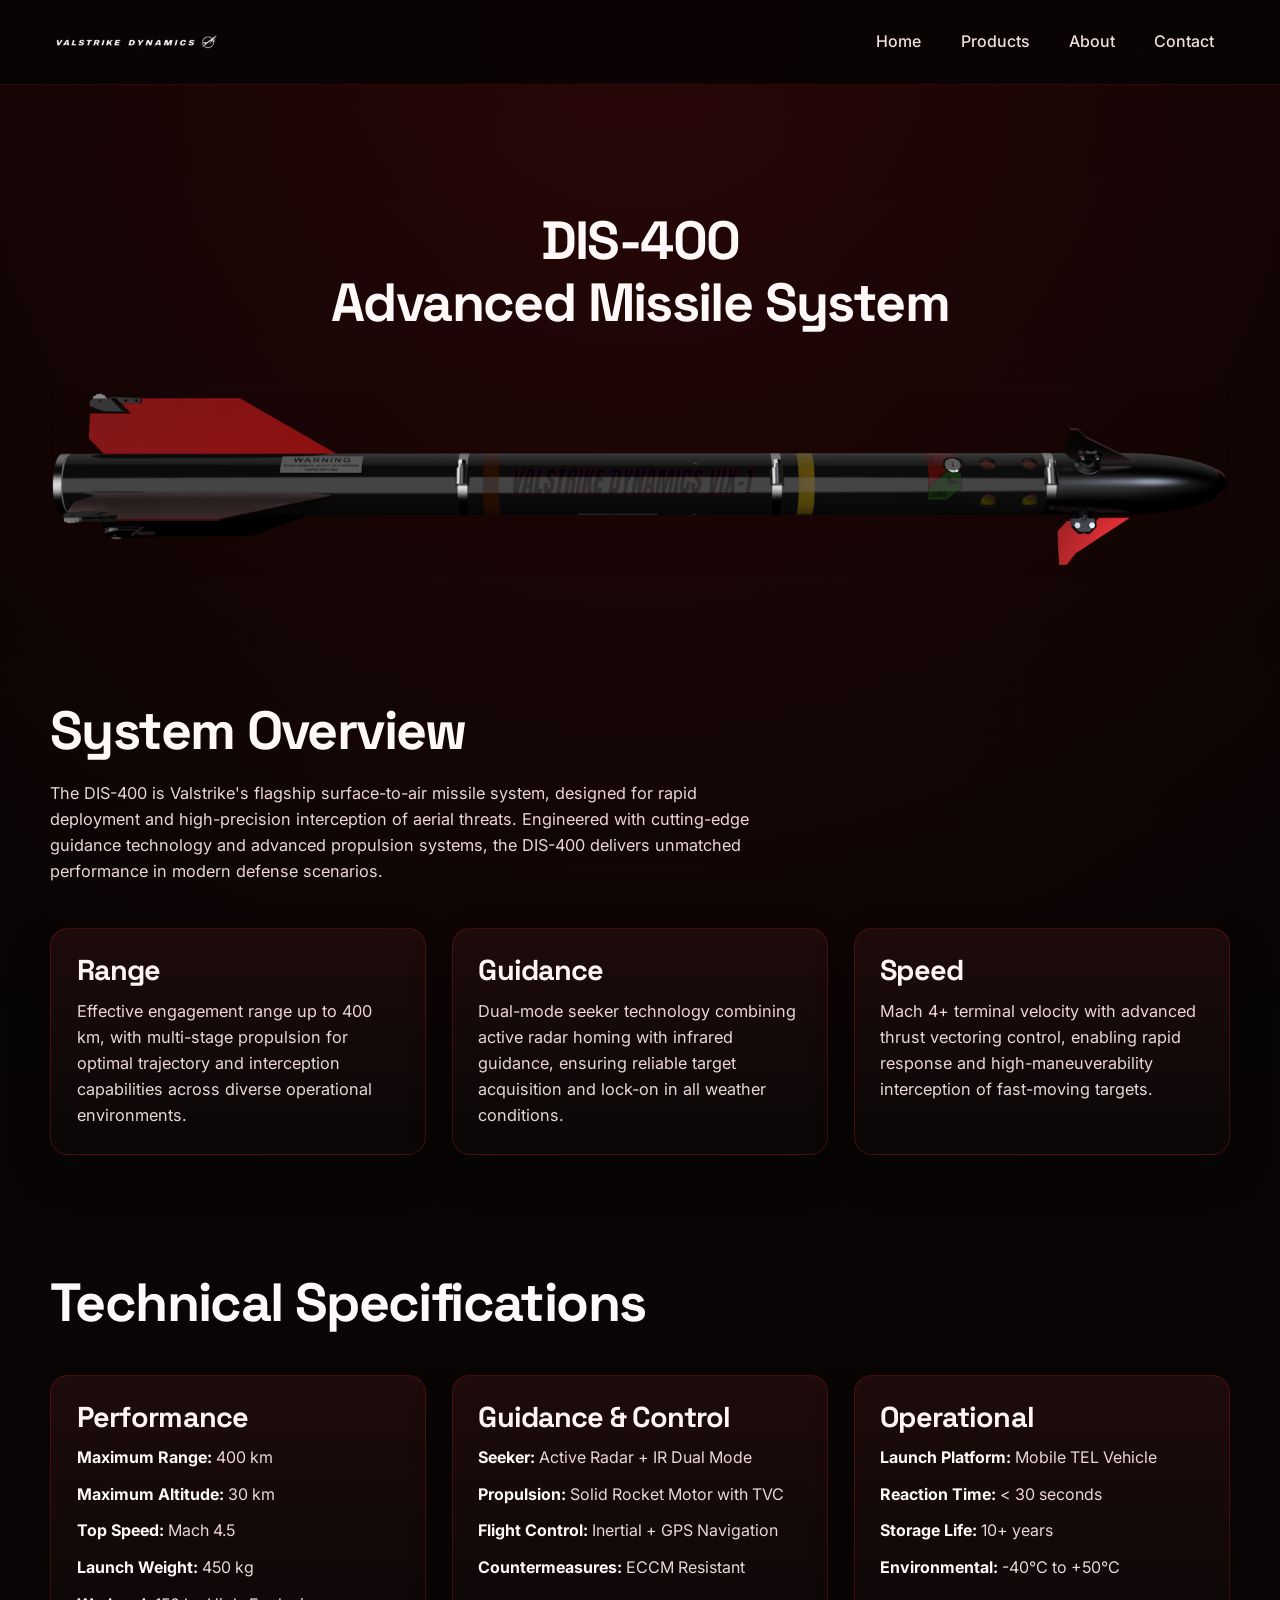
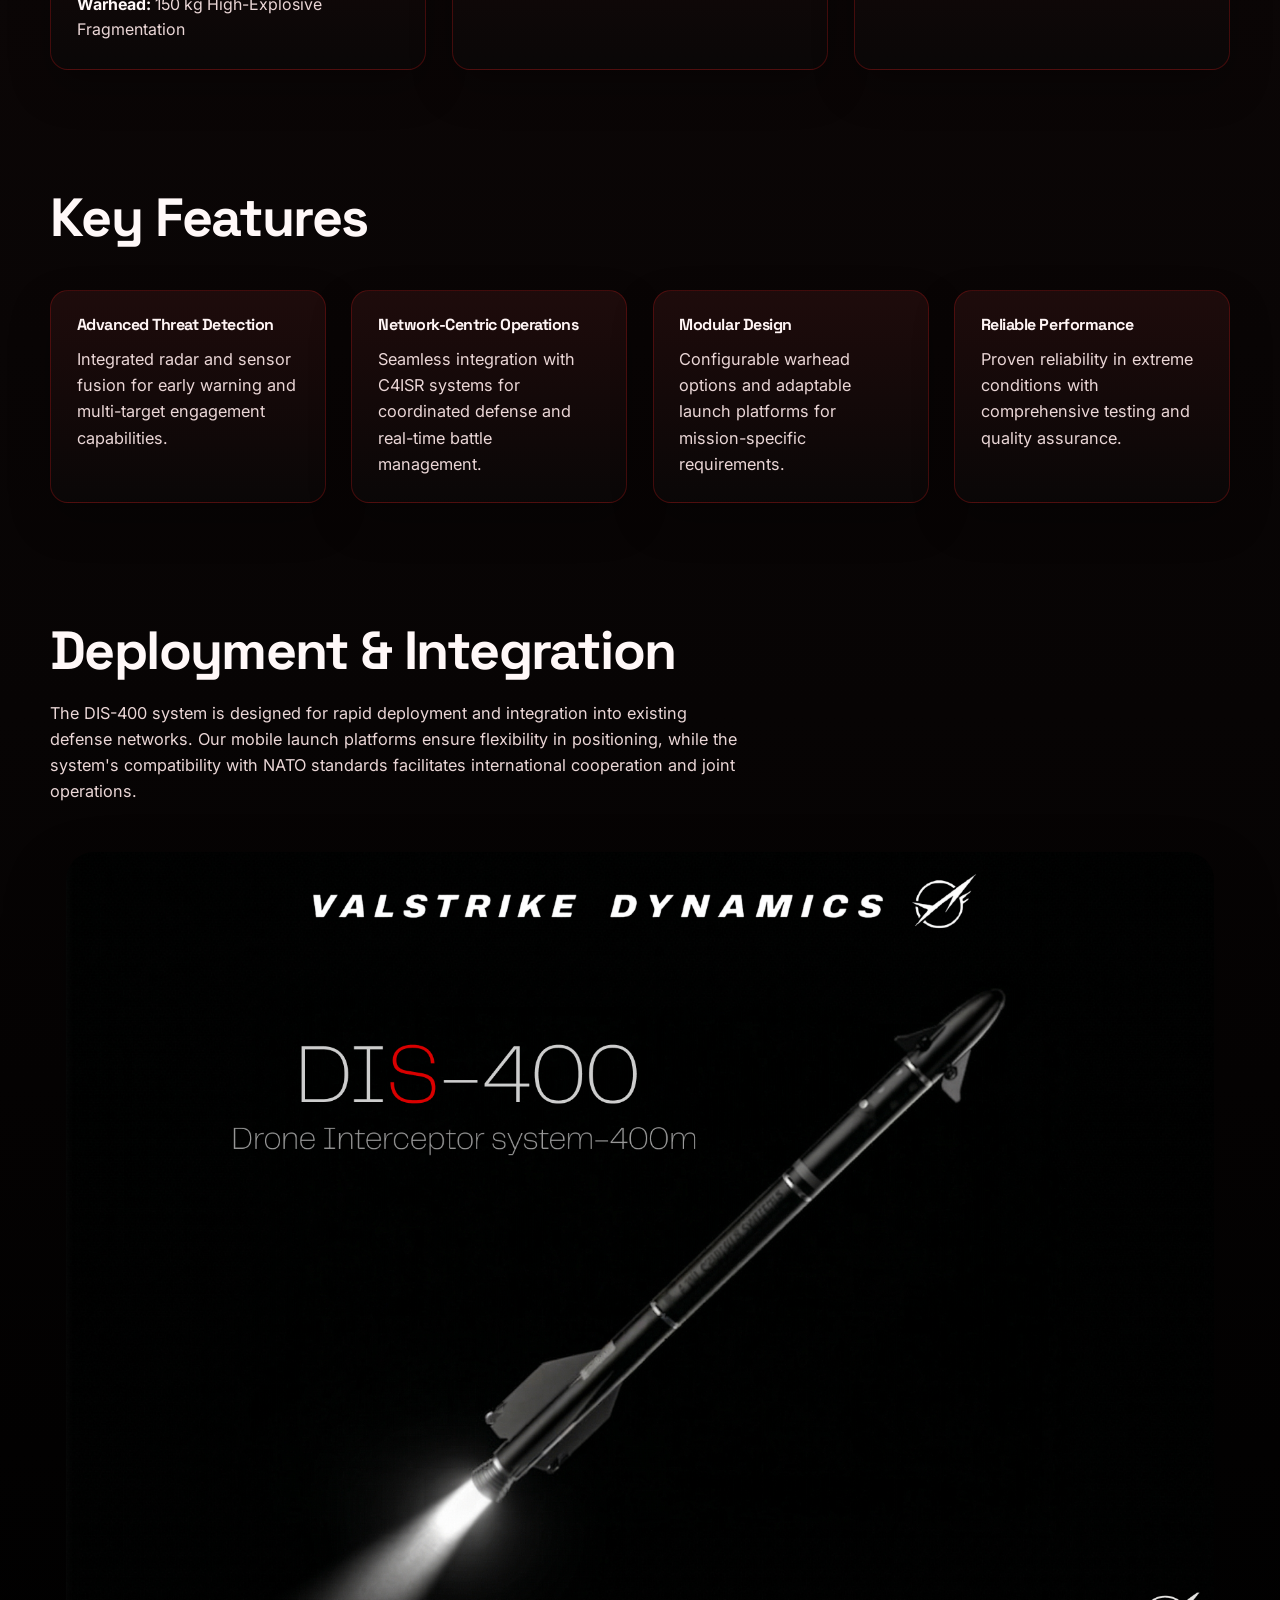
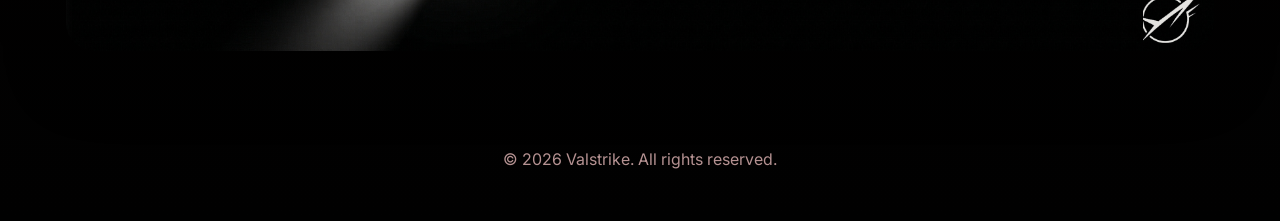
<file: prod.html>
<!DOCTYPE html>
<html lang="en">
<head>
  <meta charset="UTF-8">
  <meta name="viewport" content="width=device-width, initial-scale=1.0">
  <title>DIS-400 Missile System - Valstrike</title>
  <link rel="stylesheet" href="style.css">
</head>

<body class="product-page">
    <header class="navbar">
        <div class="navbar__container">
           <a href="index.html" class="navbar__brand">
                <img src="valstrike_no_background.png" alt="Valstrike Logo" class="navbar__logo">
</a>
            <nav class="navbar__nav" id="main-nav">
                <ul class="nav-list">
                    <li><a href="index.html#home" class="nav-link">
                        Home
                        <svg class="animated-border-svg" viewBox="0 0 100 40" preserveAspectRatio="none"><rect width="100%" height="100%" rx="8" /></svg>
                    </a></li>
                    <li><a href="prod.html" class="nav-link">
                        Products
                        <svg class="animated-border-svg" viewBox="0 0 100 40" preserveAspectRatio="none"><rect width="100%" height="100%" rx="8" /></svg>
                    </a></li>
                    <li><a href="index.html#about" class="nav-link">
                        About
                        <svg class="animated-border-svg" viewBox="0 0 100 40" preserveAspectRatio="none"><rect width="100%" height="100%" rx="8" /></svg>
                    </a></li>
                    <li><a href="index.html#contact" class="nav-link">
                        Contact
                        <svg class="animated-border-svg" viewBox="0 0 100 40" preserveAspectRatio="none"><rect width="100%" height="100%" rx="8" /></svg>
                    </a></li>
                </ul>
            </nav>
            <button class="navbar__mobile-toggle" id="mobile-toggle" aria-label="Open Menu">
                <svg width="24" height="24" viewBox="0 0 24 24"><path fill="currentColor" d="M3,6H21V8H3V6M3,11H21V13H3V11M3,16H21V18H3V16Z" /></svg>
            </button>
        </div>
    </header>

    <div class="mobile-menu-pane" id="mobile-menu-pane"></div>

<section id="hero">
<h2 class="hero-text">
  <span>DIS-400</span>
  <span>Advanced Missile System</span>
</h2>

</section>

<div class="image-section image-section--plain fade">
  <img src="img/valstrike.36.png" alt="DIS-400 missile system" style="max-width: 1200px; width: 100%; height: auto; margin: 0 auto; display: block;">
</div>

<section id="overview">
  <h2 class="fade">System Overview</h2>

  <p class="fade">
    The DIS-400 is Valstrike's flagship surface-to-air missile system, designed for rapid deployment and high-precision interception of aerial threats. Engineered with cutting-edge guidance technology and advanced propulsion systems, the DIS-400 delivers unmatched performance in modern defense scenarios.
  </p>

  <div class="grid">
    <div class="card fade">
      <h3>Range</h3>
      <p>
        Effective engagement range up to 400 km, with multi-stage propulsion for optimal trajectory and interception capabilities across diverse operational environments.
      </p>
    </div>

    <div class="card fade">
      <h3>Guidance</h3>
      <p>
        Dual-mode seeker technology combining active radar homing with infrared guidance, ensuring reliable target acquisition and lock-on in all weather conditions.
      </p>
    </div>

    <div class="card fade">
      <h3>Speed</h3>
      <p>
        Mach 4+ terminal velocity with advanced thrust vectoring control, enabling rapid response and high-maneuverability interception of fast-moving targets.
      </p>
    </div>
  </div>

</section>

<section id="specifications">
  <h2 class="fade">Technical Specifications</h2>

  <div class="specs-container fade">
    <div class="spec-group">
      <h3>Performance</h3>
      <ul>
        <li><strong>Maximum Range:</strong> 400 km</li>
        <li><strong>Maximum Altitude:</strong> 30 km</li>
        <li><strong>Top Speed:</strong> Mach 4.5</li>
        <li><strong>Launch Weight:</strong> 450 kg</li>
        <li><strong>Warhead:</strong> 150 kg High-Explosive Fragmentation</li>
      </ul>
    </div>

    <div class="spec-group">
      <h3>Guidance & Control</h3>
      <ul>
        <li><strong>Seeker:</strong> Active Radar + IR Dual Mode</li>
        <li><strong>Propulsion:</strong> Solid Rocket Motor with TVC</li>
        <li><strong>Flight Control:</strong> Inertial + GPS Navigation</li>
        <li><strong>Countermeasures:</strong> ECCM Resistant</li>
      </ul>
    </div>

    <div class="spec-group">
      <h3>Operational</h3>
      <ul>
        <li><strong>Launch Platform:</strong> Mobile TEL Vehicle</li>
        <li><strong>Reaction Time:</strong> &lt; 30 seconds</li>
        <li><strong>Storage Life:</strong> 10+ years</li>
        <li><strong>Environmental:</strong> -40°C to +50°C</li>
      </ul>
    </div>
  </div>

</section>

<section id="features">
  <h2 class="fade">Key Features</h2>

  <div class="features-grid fade">
    <div class="feature-item">
      <h4>Advanced Threat Detection</h4>
      <p>Integrated radar and sensor fusion for early warning and multi-target engagement capabilities.</p>
    </div>

    <div class="feature-item">
      <h4>Network-Centric Operations</h4>
      <p>Seamless integration with C4ISR systems for coordinated defense and real-time battle management.</p>
    </div>

    <div class="feature-item">
      <h4>Modular Design</h4>
      <p>Configurable warhead options and adaptable launch platforms for mission-specific requirements.</p>
    </div>

    <div class="feature-item">
      <h4>Reliable Performance</h4>
      <p>Proven reliability in extreme conditions with comprehensive testing and quality assurance.</p>
    </div>
  </div>

</section>

<section id="deployment">
  <h2 class="fade">Deployment & Integration</h2>

  <p class="fade">
    The DIS-400 system is designed for rapid deployment and integration into existing defense networks. Our mobile launch platforms ensure flexibility in positioning, while the system's compatibility with NATO standards facilitates international cooperation and joint operations.
  </p>

  <div class="image-section fade">
  <img src="img/BG2.png" alt="DIS-400 Deployment" style="max-width: 100%; height: auto;">
</div>

</section>

<footer>
  &copy; 2026 Valstrike. All rights reserved.
</footer>

<script src="script.js"></script>

<script>
// Smooth scrolling for anchor links
document.querySelectorAll('a[href^="#"]').forEach(anchor => {
    anchor.addEventListener('click', function (e) {
        e.preventDefault();
        const target = document.querySelector(this.getAttribute('href'));
        if (target) {
            target.scrollIntoView({
                behavior: 'smooth',
                block: 'start'
            });
        }
    });
});
</script>

</body>
</html>
</file>
<file: style.css>
@import url('https://fonts.googleapis.com/css2?family=Space+Grotesk:wght@500;700&family=Inter:wght@400;500;600&display=swap');

:root {
  --bg: #070707;
  --bg-soft: #151515;
  --surface: rgba(24, 10, 10, 0.9);
  --surface-strong: rgba(34, 11, 11, 0.96);
  --border: rgba(185, 24, 24, 0.32);
  --border-strong: rgba(228, 49, 49, 0.52);
  --text: #fff8f8;
  --text-soft: #ead6d6;
  --text-muted: #b59292;
  --accent: #c81919;
  --accent-strong: #ff5c5c;
  --shadow-lg: 0 28px 60px rgba(0, 0, 0, 0.36);
  --shadow-md: 0 18px 40px rgba(0, 0, 0, 0.28);
  --radius-lg: 28px;
  --radius-md: 18px;
  --navbar-height: 84px;
  --container: min(1180px, calc(100% - 2rem));
}

* {
  box-sizing: border-box;
  margin: 0;
  padding: 0;
}

html {
  scroll-behavior: smooth;
}

body {
  min-height: 100vh;
  background:
    radial-gradient(circle at top, rgba(200, 25, 25, 0.2), transparent 34%),
    linear-gradient(180deg, #020202 0%, #0b0606 46%, #010101 100%);
  color: var(--text);
  font-family: "Inter", sans-serif;
  line-height: 1.6;
}

img,
video {
  display: block;
  max-width: 100%;
}

a {
  color: inherit;
  text-decoration: none;
}

ul {
  list-style: none;
}

h1,
h2,
h3,
h4 {
  font-family: "Space Grotesk", sans-serif;
  line-height: 1.05;
  letter-spacing: -0.03em;
}

h1 {
  font-size: clamp(3rem, 7vw, 5.8rem);
}

h2 {
  font-size: clamp(2.2rem, 4.2vw, 3.8rem);
}

h3 {
  font-size: clamp(1.35rem, 2.4vw, 1.8rem);
}

p {
  color: var(--text-soft);
  font-size: 1.02rem;
}

:focus-visible {
  outline: 2px solid var(--accent);
  outline-offset: 4px;
}

.navbar {
  position: sticky;
  top: 0;
  z-index: 1000;
  backdrop-filter: blur(16px);
  background: rgba(7, 4, 4, 0.84);
  border-bottom: 1px solid rgba(200, 25, 25, 0.2);
}

.navbar__container {
  width: var(--container);
  min-height: var(--navbar-height);
  margin: 0 auto;
  display: flex;
  align-items: center;
  justify-content: space-between;
  gap: 1rem;
}

.navbar__brand {
  display: inline-flex;
  align-items: center;
}

.navbar__logo {
  width: 172px;
  height: auto;
}

.navbar__nav {
  display: none;
}

.nav-list {
  display: flex;
  align-items: center;
  gap: 0.45rem;
}

.nav-link {
  padding: 0.9rem 1rem;
  border-radius: 999px;
  color: #f0dede;
  font-weight: 500;
  transition: color 0.2s ease, background-color 0.2s ease, transform 0.2s ease;
}

.nav-link:hover,
.nav-link:focus-visible {
  color: #ffffff;
  background: rgba(200, 25, 25, 0.16);
  transform: translateY(-1px);
}

.animated-border-svg {
  display: none;
}

.navbar__mobile-toggle {
  display: inline-flex;
  align-items: center;
  justify-content: center;
  width: 48px;
  height: 48px;
  border: 1px solid var(--border);
  border-radius: 14px;
  background: rgba(200, 25, 25, 0.12);
  color: var(--text);
  cursor: pointer;
}

.mobile-menu-pane {
  position: fixed;
  top: var(--navbar-height);
  right: 1rem;
  left: 1rem;
  padding: 1rem;
  background: rgba(10, 6, 6, 0.98);
  border: 1px solid var(--border);
  border-radius: 22px;
  box-shadow: var(--shadow-md);
  transform: translateY(-10px);
  opacity: 0;
  pointer-events: none;
  transition: opacity 0.2s ease, transform 0.2s ease;
}

.mobile-menu-pane.is-open {
  transform: translateY(0);
  opacity: 1;
  pointer-events: auto;
}

.mobile-menu-pane .nav-list {
  flex-direction: column;
  align-items: stretch;
}

.mobile-menu-pane .nav-link {
  display: block;
}

main {
  padding-bottom: 3rem;
}

section {
  width: var(--container);
  margin: 0 auto;
}

.hero {
  position: relative;
  min-height: min(900px, calc(100vh - 2rem));
  display: grid;
  align-items: center;
  overflow: hidden;
  isolation: isolate;
  padding: clamp(7rem, 12vw, 10rem) 0 5rem;
  width: min(1320px, calc(100% - 1rem));
}

.hero__video,
.hero__overlay {
  position: absolute;
  inset: 0;
  width: 100%;
  height: 100%;
  border-radius: 32px;
}

.hero__video {
  object-fit: cover;
  filter: saturate(0.75) brightness(0.48) sepia(0.22) hue-rotate(-18deg) contrast(1.04);
}

.hero__overlay {
  background:
    linear-gradient(90deg, rgba(6, 3, 3, 0.78) 0%, rgba(9, 4, 4, 0.44) 55%, rgba(6, 3, 3, 0.84) 100%),
    radial-gradient(circle at 20% 20%, rgba(200, 25, 25, 0.14), transparent 24%);
}

.hero__content {
  position: relative;
  z-index: 1;
  max-width: 760px;
  padding: clamp(2rem, 4vw, 3rem);
}

.eyebrow {
  margin-bottom: 1rem;
  color: var(--accent-strong);
  text-transform: uppercase;
  letter-spacing: 0.16em;
  font-size: 0.82rem;
  font-weight: 600;
}

.hero__headline {
  max-width: 12ch;
  margin-bottom: 1.25rem;
  color: #fff7f7;
  text-shadow: 0 10px 28px rgba(0, 0, 0, 0.45);
}

.hero__copy {
  max-width: 62ch;
  font-size: clamp(1.04rem, 1.8vw, 1.2rem);
}

.hero-text span {
  display: block;
}

.hero__actions {
  display: flex;
  flex-wrap: wrap;
  gap: 1rem;
  margin-top: 2rem;
}

.hero__meta {
  display: flex;
  flex-wrap: wrap;
  gap: 0.85rem;
  margin-top: 2.25rem;
}

.hero__meta span {
  padding: 0.7rem 1rem;
  border: 1px solid var(--border);
  border-radius: 999px;
  background: rgba(22, 8, 8, 0.56);
  color: #fff3f3;
  font-size: 0.92rem;
}

.btn {
  display: inline-flex;
  align-items: center;
  justify-content: center;
  min-height: 50px;
  padding: 0.9rem 1.35rem;
  border-radius: 999px;
  border: 1px solid transparent;
  font-weight: 600;
  transition: transform 0.2s ease, box-shadow 0.2s ease, background-color 0.2s ease, border-color 0.2s ease;
}

.btn:hover,
.btn:focus-visible {
  transform: translateY(-2px);
  box-shadow: 0 16px 34px rgba(200, 25, 25, 0.28);
}

.btn--primary {
  background: linear-gradient(135deg, #e12b2b 0%, #8f0f0f 100%);
  color: #fff3f3;
}

.btn--secondary {
  background: rgba(200, 25, 25, 0.1);
  border-color: var(--border-strong);
  color: #fff3f3;
}

.btn--full {
  width: 100%;
}

.section-shell {
  padding: 4rem 0 0;
}

.section-shell + .section-shell {
  margin-top: 5.5rem;
}

.section-shell--tight {
  padding-bottom: 2rem;
}

.section-heading {
  max-width: 760px;
  margin-bottom: 2.5rem;
}

.section-heading h2 {
  margin-bottom: 1rem;
}

.feature-grid,
.grid,
.features-grid {
  display: grid;
  grid-template-columns: repeat(auto-fit, minmax(230px, 1fr));
  gap: 1.25rem;
}

.card,
.feature-item,
.spec-group,
.surface-card {
  background: linear-gradient(180deg, rgba(32, 12, 12, 0.94), rgba(10, 7, 7, 0.97));
  border: 1px solid var(--border);
  border-radius: var(--radius-md);
  box-shadow: var(--shadow-md);
}

.card,
.feature-item,
.spec-group {
  padding: 1.6rem;
}

.card h3,
.feature-item h4,
.spec-group h3 {
  margin-bottom: 0.8rem;
  color: #fff5f5;
}

.card p,
.feature-item p,
.spec-group li {
  color: var(--text-soft);
}

.card:hover,
.feature-item:hover,
.spec-group:hover,
.surface-card:hover {
  border-color: var(--border-strong);
}

.image-section {
  margin: 2.5rem 0;
  border-radius: var(--radius-lg);
  overflow: hidden;
  box-shadow: var(--shadow-lg);
}

.image-section img {
  width: 100%;
  height: auto;
}

.mission {
  max-width: 860px;
  margin: 0 auto;
  padding: clamp(1.75rem, 3vw, 2.5rem);
  background: linear-gradient(180deg, rgba(30, 10, 10, 0.96), rgba(10, 6, 6, 0.96));
  border: 1px solid var(--border);
  border-radius: var(--radius-lg);
  box-shadow: var(--shadow-lg);
}

.mission h2 {
  margin-bottom: 1rem;
}

.mission p + p {
  margin-top: 1rem;
}

.contact-sub {
  max-width: 55ch;
}

.contact-container {
  display: grid;
  grid-template-columns: repeat(2, minmax(0, 1fr));
  gap: 1.5rem;
}

.contact-info,
form.surface-card,
form {
  padding: 1.6rem;
}

.contact-info {
  display: grid;
  gap: 0.7rem;
}

.contact-info strong {
  color: var(--text);
}

.contact-image {
  margin-top: 1rem;
  width: 100%;
  height: auto;
  border-radius: 16px;
  object-fit: cover;
}

form {
  display: grid;
  gap: 0.9rem;
}

input,
textarea,
button {
  font: inherit;
}

input,
textarea {
  width: 100%;
  padding: 0.95rem 1rem;
  border: 1px solid var(--border);
  border-radius: 14px;
  background: rgba(8, 5, 5, 0.94);
  color: #fff7f7;
}

input::placeholder,
textarea::placeholder {
  color: var(--text-muted);
}

input:focus,
textarea:focus {
  border-color: var(--accent);
  box-shadow: 0 0 0 4px rgba(200, 25, 25, 0.18);
  outline: none;
}

button {
  cursor: pointer;
}

footer {
  padding: 2rem 1rem 3rem;
  text-align: center;
  color: var(--text-muted);
}

.fade {
  opacity: 0;
  transform: translateY(24px);
  transition: opacity 0.55s ease, transform 0.55s ease;
}

.fade.show {
  opacity: 1;
  transform: translateY(0);
}

.specs-container {
  display: grid;
  gap: 1.25rem;
  grid-template-columns: repeat(auto-fit, minmax(250px, 1fr));
  margin-top: 2rem;
}

.spec-group ul {
  display: grid;
  gap: 0.7rem;
}

.spec-group strong {
  color: var(--text);
}

#hero {
  position: relative;
  min-height: 44vh;
  display: grid;
  align-items: end;
  padding: 7rem 0 2rem;
}

#hero::before {
  content: "";
  position: absolute;
  inset: 0;
  border-radius: 32px;
  background:
    radial-gradient(circle at top left, rgba(200, 25, 25, 0.22), transparent 26%),
    linear-gradient(160deg, rgba(22, 8, 8, 0.97), rgba(8, 5, 5, 0.95));
  box-shadow: var(--shadow-lg);
}

#hero > * {
  position: relative;
  z-index: 1;
  padding-inline: 2rem;
}

.product-page section {
  min-height: auto;
  padding-top: 4.5rem;
  padding-bottom: 1.5rem;
}

.product-page #hero::before {
  display: none;
}

.product-page #hero {
  min-height: auto;
  padding-top: 8rem;
  padding-bottom: 1.75rem;
}

.product-page .hero-text {
  text-align: center;
  display: grid;
  gap: 0.35rem;
}

.product-page .image-section {
  width: var(--container);
  margin-inline: auto;
}

.product-page .image-section--plain {
  border-radius: 0;
  box-shadow: none;
  overflow: visible;
  margin-top: 1.75rem;
  margin-bottom: 3.25rem;
}

.product-page h2.fade,
.product-page #overview > h2,
.product-page #specifications > h2,
.product-page #features > h2,
.product-page #deployment > h2 {
  margin-bottom: 1.25rem;
}

.product-page #overview > p,
.product-page #deployment > p {
  max-width: 70ch;
  margin-bottom: 2.75rem;
}

.product-page .grid,
.product-page .specs-container,
.product-page .features-grid {
  gap: 1.6rem;
  margin-top: 2.75rem;
}

.product-page #overview + section,
.product-page #specifications + section,
.product-page #features + section {
  margin-top: 1.5rem;
}

.product-page #deployment .image-section {
  margin-top: 3rem;
}

@media (min-width: 860px) {
  .navbar__nav {
    display: block;
  }

  .navbar__mobile-toggle,
  .mobile-menu-pane {
    display: none;
  }
}

@media (max-width: 859px) {
  .contact-container {
    grid-template-columns: 1fr;
  }
}

@media (max-width: 640px) {
  :root {
    --container: min(100% - 1.25rem, 1180px);
  }

  .navbar__logo {
    width: 148px;
  }

  .hero {
    min-height: auto;
    padding-top: 6.5rem;
  }

  .hero__video,
  .hero__overlay {
    border-radius: 24px;
  }

  .hero__content,
  #hero > * {
    padding-inline: 1.25rem;
  }

  .section-shell + .section-shell {
    margin-top: 4rem;
  }
}

@media (prefers-reduced-motion: reduce) {
  html {
    scroll-behavior: auto;
  }

  *,
  *::before,
  *::after {
    animation: none !important;
    transition-duration: 0.01ms !important;
    transition-delay: 0ms !important;
  }

  .fade {
    opacity: 1;
    transform: none;
  }
}
</file>
